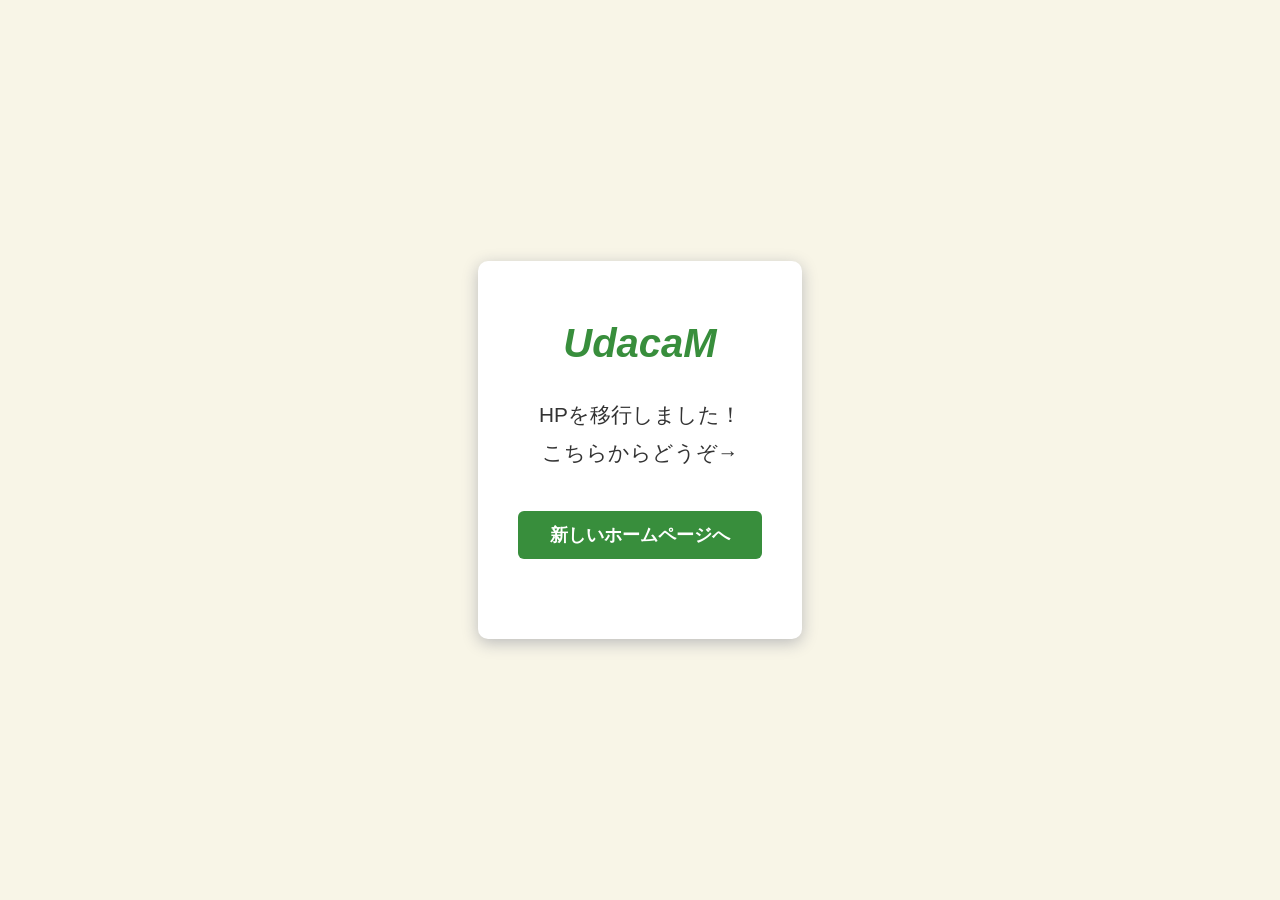
<file: index.html>
<!DOCTYPE html>
<html lang="ja">
<head>
  <meta charset="UTF-8" />
  <meta name="viewport" content="width=device-width, initial-scale=1.0">
  <title>UdacaM | 映像制作</title>
  <style>
    * {
      margin: 0;
      padding: 0;
      box-sizing: border-box;
    }

    body {
      font-family: 'Roboto', Arial, sans-serif;
      background: #f8f5e7;
      display: flex;
      align-items: center;
      justify-content: center;
      min-height: 100vh;
      padding: 20px;
    }

    .container {
      text-align: center;
      background: #fff;
      padding: 60px 40px;
      border-radius: 10px;
      box-shadow: 0 4px 16px #bbb;
      max-width: 600px;
    }

    h1 {
      font-size: 2.5rem;
      font-family: 'Playfair Display', 'Montserrat', Arial, sans-serif;
      font-style: italic;
      color: #388e3c;
      margin-bottom: 30px;
    }

    p {
      font-size: 1.3rem;
      color: #333;
      line-height: 1.8;
      margin-bottom: 40px;
    }

    .button-group {
      display: flex;
      flex-direction: column;
      gap: 15px;
      align-items: center;
    }

    .main-button-group {
      width: 100%;
      margin-bottom: 20px;
    }

    .sub-buttons {
      display: flex;
      gap: 15px;
      justify-content: center;
      flex-wrap: wrap;
    }

    a {
      display: inline-block;
      padding: 12px 32px;
      background: #388e3c;
      color: white;
      text-decoration: none;
      font-size: 1.1rem;
      font-weight: bold;
      border-radius: 6px;
      transition: all 0.3s ease;
    }

    a:hover {
      background: #43a047;
      transform: scale(1.05);
    }

    .sub-button {
      background: #1565c0;
      padding: 10px 20px;
      font-size: 1rem;
    }

    .sub-button:hover {
      background: #1e88e5;
    }

    @media (max-width: 480px) {
      .container {
        padding: 40px 20px;
      }

      h1 {
        font-size: 1.8rem;
      }

      p {
        font-size: 1rem;
      }

      a {
        padding: 10px 24px;
        font-size: 1rem;
      }

      .sub-buttons {
        flex-direction: column;
      }

      .sub-button {
        width: 100%;
      }
    }
  </style>
</head>
<body>
  <div class="container">
    <h1>UdacaM</h1>
    <p>HPを移行しました！<br>こちらからどうぞ→</p>
    <div class="button-group">
      <div class="main-button-group">
        <a href="https://www.andiinc.net">新しいホームページへ</a>
      </div>
     
      </div>
    </div>
  </div>
</body>
</html>
</file>
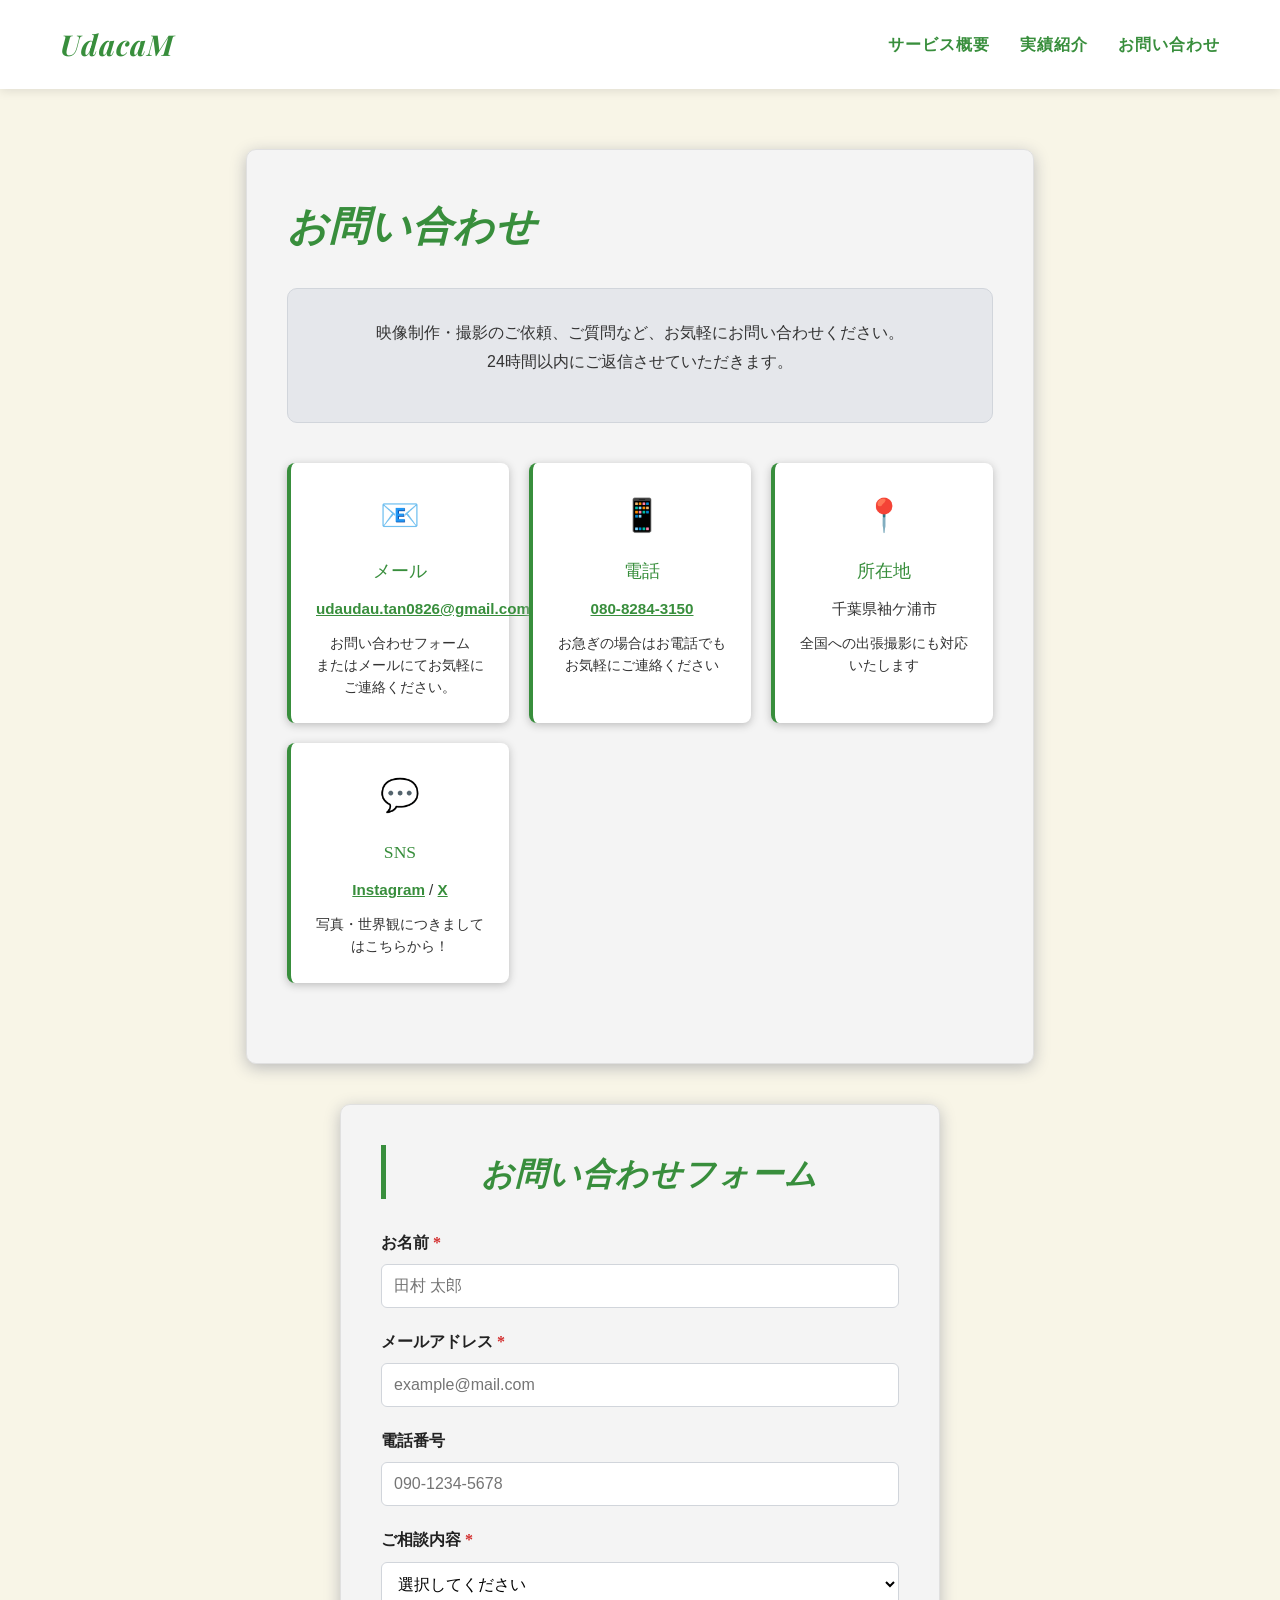
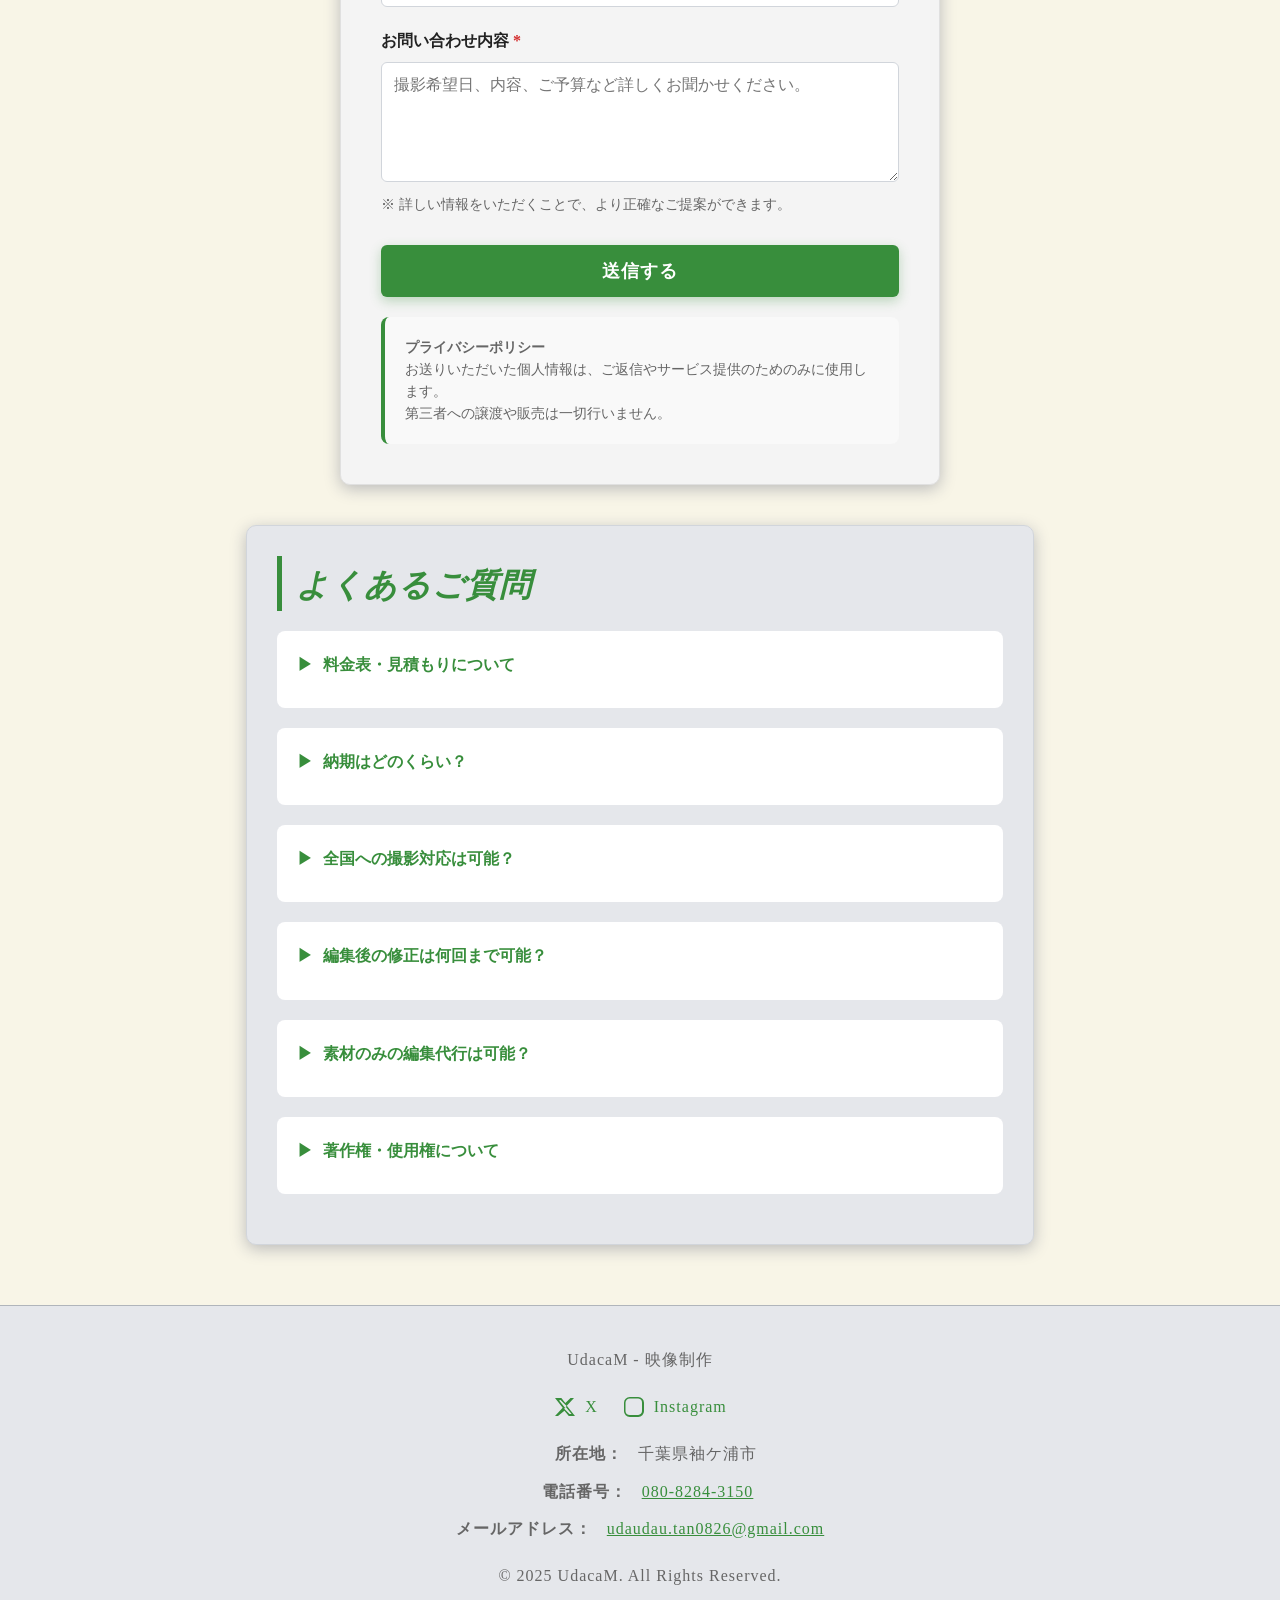
<file: contact.html>
<!DOCTYPE html>
<html lang="ja">
<head>
  <meta charset="UTF-8" />
  <meta name="viewport" content="width=device-width, initial-scale=1.0">
  <meta name="description" content="UdacaM｜お問い合わせ｜映像制作">
  
  <title>お問い合わせ | UdacaM</title>
  <link href="https://fonts.googleapis.com/css2?family=Montserrat:ital,wght@1,700&family=Playfair+Display:ital,wght@1,700&display=swap" rel="stylesheet">
  <link rel="stylesheet" href="common.css">
  <style>
    .contact-intro {
      background: #e5e7eb;
      padding: 30px;
      border-radius: 10px;
      margin-bottom: 40px;
      text-align: center;
      border: 1px solid #d1d5db;
    }

    .contact-methods {
      display: grid;
      grid-template-columns: repeat(auto-fit, minmax(200px, 1fr));
      gap: 20px;
      margin-bottom: 40px;
    }

    .contact-method {
      background: #fff;
      padding: 25px;
      border-radius: 8px;
      text-align: center;
      border-left: 4px solid #388e3c;
      box-shadow: 0 2px 8px #bbb;
    }

    .contact-method-icon {
      font-size: 2rem;
      margin-bottom: 15px;
    }

    .contact-method h3 {
      font-size: 1.1rem;
      margin-bottom: 10px;
      border: none;
      color: #388e3c;
    }

    .contact-method p {
      font-size: 0.95rem;
      line-height: 1.6;
      margin-bottom: 12px;
    }

    .contact-method a {
      color: #388e3c;
      text-decoration: underline;
      font-weight: bold;
    }

    .form-section {
      background: #f4f4f4;
      border-radius: 10px;
      padding: 40px;
      border: 1px solid #e0e0e0;
      box-shadow: 0 4px 16px #bbb;
      max-width: 600px;
      margin: 0 auto;
    }

    .form-section h2 {
      text-align: center;
      margin-bottom: 30px;
    }

    .form-group {
      margin-bottom: 20px;
    }

    .form-group label {
      display: block;
      margin-bottom: 8px;
      font-weight: bold;
      color: #222;
      font-family: '游明朝', 'Yu Mincho', serif;
    }

    .form-group input,
    .form-group textarea,
    .form-group select {
      width: 100%;
      padding: 12px;
      border: 1px solid #d1d5db;
      border-radius: 6px;
      font-size: 1rem;
      font-family: inherit;
      background: #fff;
      transition: border 0.3s ease, box-shadow 0.3s ease;
      box-sizing: border-box;
    }

    .form-group input:focus,
    .form-group textarea:focus,
    .form-group select:focus {
      border-color: #388e3c;
      outline: none;
      box-shadow: 0 0 0 3px rgba(56, 142, 60, 0.1);
    }

    .form-group textarea {
      resize: vertical;
      min-height: 120px;
    }

    .required {
      color: #d32f2f;
      font-weight: bold;
    }

    .form-note {
      font-size: 0.85rem;
      color: #666;
      margin-top: 5px;
      line-height: 1.5;
    }

    .submit-btn {
      width: 100%;
      padding: 14px;
      background: #388e3c;
      color: white;
      font-size: 1.1rem;
      font-weight: bold;
      border: none;
      border-radius: 6px;
      cursor: pointer;
      box-shadow: 0 4px 12px rgba(56, 142, 60, 0.3);
      transition: all 0.3s ease;
      font-family: 'Montserrat', Arial, sans-serif;
      letter-spacing: 1px;
      margin-top: 10px;
    }

    .submit-btn:hover {
      background: #43a047;
      transform: translateY(-2px);
      box-shadow: 0 6px 16px rgba(56, 142, 60, 0.4);
    }

    .privacy-notice {
      background: #f9f9f9;
      padding: 20px;
      border-radius: 8px;
      font-size: 0.85rem;
      color: #666;
      margin-top: 20px;
      line-height: 1.6;
      border-left: 4px solid #388e3c;
    }

    .faq-section {
      background: #e5e7eb;
      padding: 30px;
      border-radius: 10px;
      margin-top: 40px;
      border: 1px solid #d1d5db;
    }

    .faq-item {
      margin-bottom: 20px;
      background: #fff;
      padding: 20px;
      border-radius: 8px;
    }

    .faq-question {
      font-weight: bold;
      color: #388e3c;
      margin-bottom: 10px;
      cursor: pointer;
      display: flex;
      align-items: center;
      gap: 10px;
    }

    .faq-question::before {
      content: "▶";
      display: inline-block;
      transition: transform 0.3s ease;
    }

    .faq-answer {
      display: none;
      padding-top: 10px;
      border-top: 1px solid #e0e0e0;
      font-size: 0.95rem;
      line-height: 1.6;
      color: #333;
    }

    .faq-item.active .faq-question::before {
      transform: rotate(90deg);
    }

    .faq-item.active .faq-answer {
      display: block;
    }

    @media (max-width: 768px) {
      .form-section {
        padding: 20px;
      }

      .contact-methods {
        grid-template-columns: 1fr;
      }

      .submit-btn {
        font-size: 1rem;
      }
    }
  </style>
</head>
<body>
  <header>
    <nav>
      <a href="index.html" class="nav-logo">UdacaM</a>
      <ul class="nav-links">
        <li><a href="profile.html">サービス概要</a></li>
        <li><a href="works.html">実績紹介</a></li>
        <li><a href="contact.html">お問い合わせ</a></li>
      </ul>
    </nav>
  </header>

  <main>
    <section>
      <h1>お問い合わせ</h1>
      
      <div class="contact-intro">
        <p>
          映像制作・撮影のご依頼、ご質問など、お気軽にお問い合わせください。<br>
          24時間以内にご返信させていただきます。
        </p>
      </div>

      <div class="contact-methods">
        <div class="contact-method">
          <div class="contact-method-icon">📧</div>
          <h3>メール</h3>
          <p>
            <a href="mailto:udaudau.tan0826@gmail.com">udaudau.tan0826@gmail.com</a>
          </p>
          <p style="font-size: 0.85rem; margin: 0;">お問い合わせフォーム<br>またはメールにてお気軽にご連絡ください。</p>
        </div>

        <div class="contact-method">
          <div class="contact-method-icon">📱</div>
          <h3>電話</h3>
          <p>
            <a href="tel:080-8284-3150">080-8284-3150</a>
          </p>
          <p style="font-size: 0.85rem; margin: 0;">お急ぎの場合はお電話でもお気軽にご連絡ください</p>
        </div>

        <div class="contact-method">
          <div class="contact-method-icon">📍</div>
          <h3>所在地</h3>
          <p>千葉県袖ケ浦市</p>
          <p style="font-size: 0.85rem; margin: 0;">全国への出張撮影にも対応いたします</p>
        </div>

        <div class="contact-method">
          <div class="contact-method-icon">💬</div>
          <h3>SNS</h3>
          <p>
            <a href="https://www.instagram.com/uda_masa0826" target="_blank">Instagram</a> / 
            <a href="https://www.twitter.com/masayoshi_0826" target="_blank">X</a>
          </p>
          <p style="font-size: 0.85rem; margin: 0;">写真・世界観につきましてはこちらから！</p>
        </div>
      </div>
    </section>

    <section class="form-section">
      <h2>お問い合わせフォーム</h2>
      
      <form action="https://formspree.io/f/xldlpvoj" method="POST">
        <div class="form-group">
          <label for="name">
            お名前 <span class="required">*</span>
          </label>
          <input type="text" id="name" name="name" required placeholder="田村 太郎">
        </div>

        <div class="form-group">
          <label for="email">
            メールアドレス <span class="required">*</span>
          </label>
          <input type="email" id="email" name="email" required placeholder="example@mail.com">
        </div>

        <div class="form-group">
          <label for="phone">
            電話番号
          </label>
          <input type="tel" id="phone" name="phone" placeholder="090-1234-5678">
        </div>

        <div class="form-group">
          <label for="subject">
            ご相談内容 <span class="required">*</span>
          </label>
          <select id="subject" name="subject" required>
            <option value="">選択してください</option>
            <option value="bridal">個人・ブライダル撮影</option>
            <option value="corporate">企業・セミナー撮影</option>
            <option value="corporate">映像制作（MV/PV）</option>
            <option value="youtube">YouTubeチャンネル・SNS運用</option>
            <option value="editing">動画編集代行</option>
            <option value="other">その他</option>
          </select>
        </div>

        <div class="form-group">
          <label for="message">
            お問い合わせ内容 <span class="required">*</span>
          </label>
          <textarea id="message" name="message" required placeholder="撮影希望日、内容、ご予算など詳しくお聞かせください。"></textarea>
          <div class="form-note">※ 詳しい情報をいただくことで、より正確なご提案ができます。</div>
        </div>

        <button type="submit" class="submit-btn">送信する</button>

        <div class="privacy-notice">
          <strong>プライバシーポリシー</strong><br>
          お送りいただいた個人情報は、ご返信やサービス提供のためのみに使用します。<br>
          第三者への譲渡や販売は一切行いません。
        </div>
      </form>
    </section>

    <section class="faq-section">
      <h2>よくあるご質問</h2>

      <div class="faq-item">
        <div class="faq-question" onclick="toggleFAQ(this)">料金表・見積もりについて</div>
        <div class="faq-answer">
          撮影内容・時間・編集レベルによって料金が異なります。お気軽にお問い合わせいただければ、ご予算や内容に合わせたお見積りをご提示させていただきます。
        </div>
      </div>

      <div class="faq-item">
        <div class="faq-question" onclick="toggleFAQ(this)">納期はどのくらい？</div>
        <div class="faq-answer">
          編集内容により異なりますが、通常は撮影後7~10営業日での納品を目安としています。急納ご希望の場合はご相談ください。
        </div>
      </div>

      <div class="faq-item">
        <div class="faq-question" onclick="toggleFAQ(this)">全国への撮影対応は可能？</div>
        <div class="faq-answer">
          はい、全国への出張撮影に対応いたします。交通費等は別途お見積もりさせていただきます。
        </div>
      </div>

      <div class="faq-item">
        <div class="faq-question" onclick="toggleFAQ(this)">編集後の修正は何回まで可能？</div>
        <div class="faq-answer">
          通常は2～3回の修正までを無料で承ります。詳細はお見積もり時にご相談させていただきます。
        </div>
      </div>

      <div class="faq-item">
        <div class="faq-question" onclick="toggleFAQ(this)">素材のみの編集代行は可能？</div>
        <div class="faq-answer">
          はい、可能です。お客様でご撮影いただいた映像の編集代行も承ります。
        </div>
      </div>

      <div class="faq-item">
        <div class="faq-question" onclick="toggleFAQ(this)">著作権・使用権について</div>
        <div class="faq-answer">
          制作した映像の著作権はお客様に帰属します。YouTubeなど自由にご利用いただけます。詳細はご契約時にご説明させていただきます。
        </div>
      </div>
    </section>
  </main>

  <footer>
    <div>UdacaM - 映像制作</div>
    <div class="footer-social">
      <a href="https://www.twitter.com/masayoshi_0826" target="_blank" title="X (旧Twitter)">
        <svg viewBox="0 0 24 24" fill="currentColor" aria-hidden="true">
          <path d="M17.53 3H21l-7.19 7.74L22 21h-6.2l-4.39-5.34L5 21H2l7.68-8.26L2 3h6.34l4.02 4.89L17.53 3zm-1.04 16h2.13l-5.78-7.1-1.62 1.74L16.49 19zm-10-13l5.52 6.78 1.62-1.76L7.56 5H6.49z"/>
        </svg>
        <span>X</span>
      </a>
      <a href="https://www.instagram.com/uda_masa0826?igsh=dGpydDVwcjd2ZXRx&utm_source=qr" target="_blank" title="Instagram">
        <svg viewBox="0 0 24 24" fill="currentColor" aria-hidden="true">
          <path d="M7.75 2h8.5A5.75 5.75 0 0 1 22 7.75v8.5A5.75 5.75 0 0 1 16.25 22h-8.5A5.75 5.75 0 0 1 2 16.25v-8.5A5.75 5.75 0 0 1 7.75 2zm0 1.5A4.25 4.25 0 0 0 3.5 7.75v8.5A4.25 4.25 0 0 0 7.75 20h8.5A4.25 4.25 0 0 0 20 16.25v-8.5A4.25 4.25 0 0 0 16.25 3.5z"/>
        </svg>
        <span>Instagram</span>
      </a>
    </div>
    <div class="footer-contact">
      <div><span>所在地：</span>千葉県袖ケ浦市</div>
      <div><span>電話番号：</span><a href="tel:080-8284-3150">080-8284-3150</a></div>
      <div><span>メールアドレス：</span><a href="mailto:udaudau.tan0826@gmail.com">udaudau.tan0826@gmail.com</a></div>
    </div>
    <div style="margin-top: 20px;">
      &copy; 2025 UdacaM. All Rights Reserved.
    </div>
  </footer>

  <script>
    function toggleFAQ(element) {
      element.parentElement.classList.toggle('active');
    }
  </script>
</body>
</html>
</file>
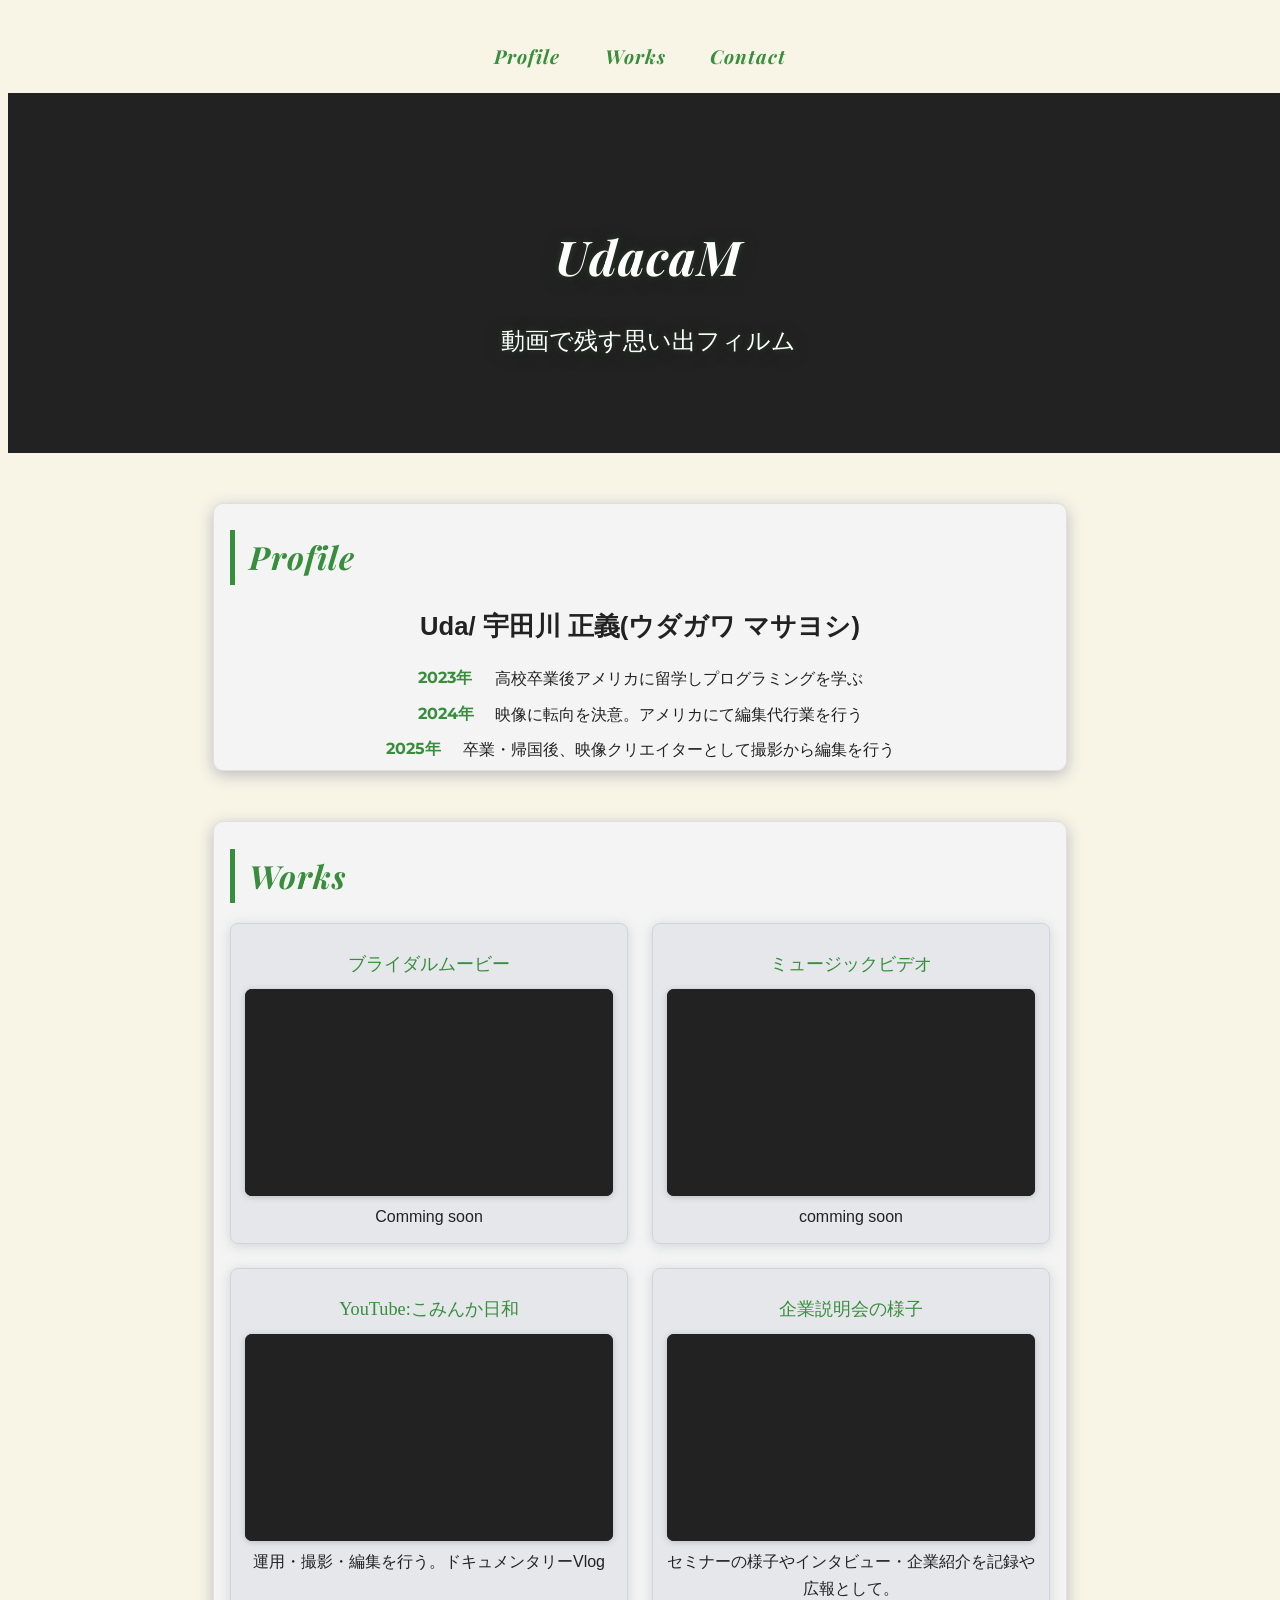
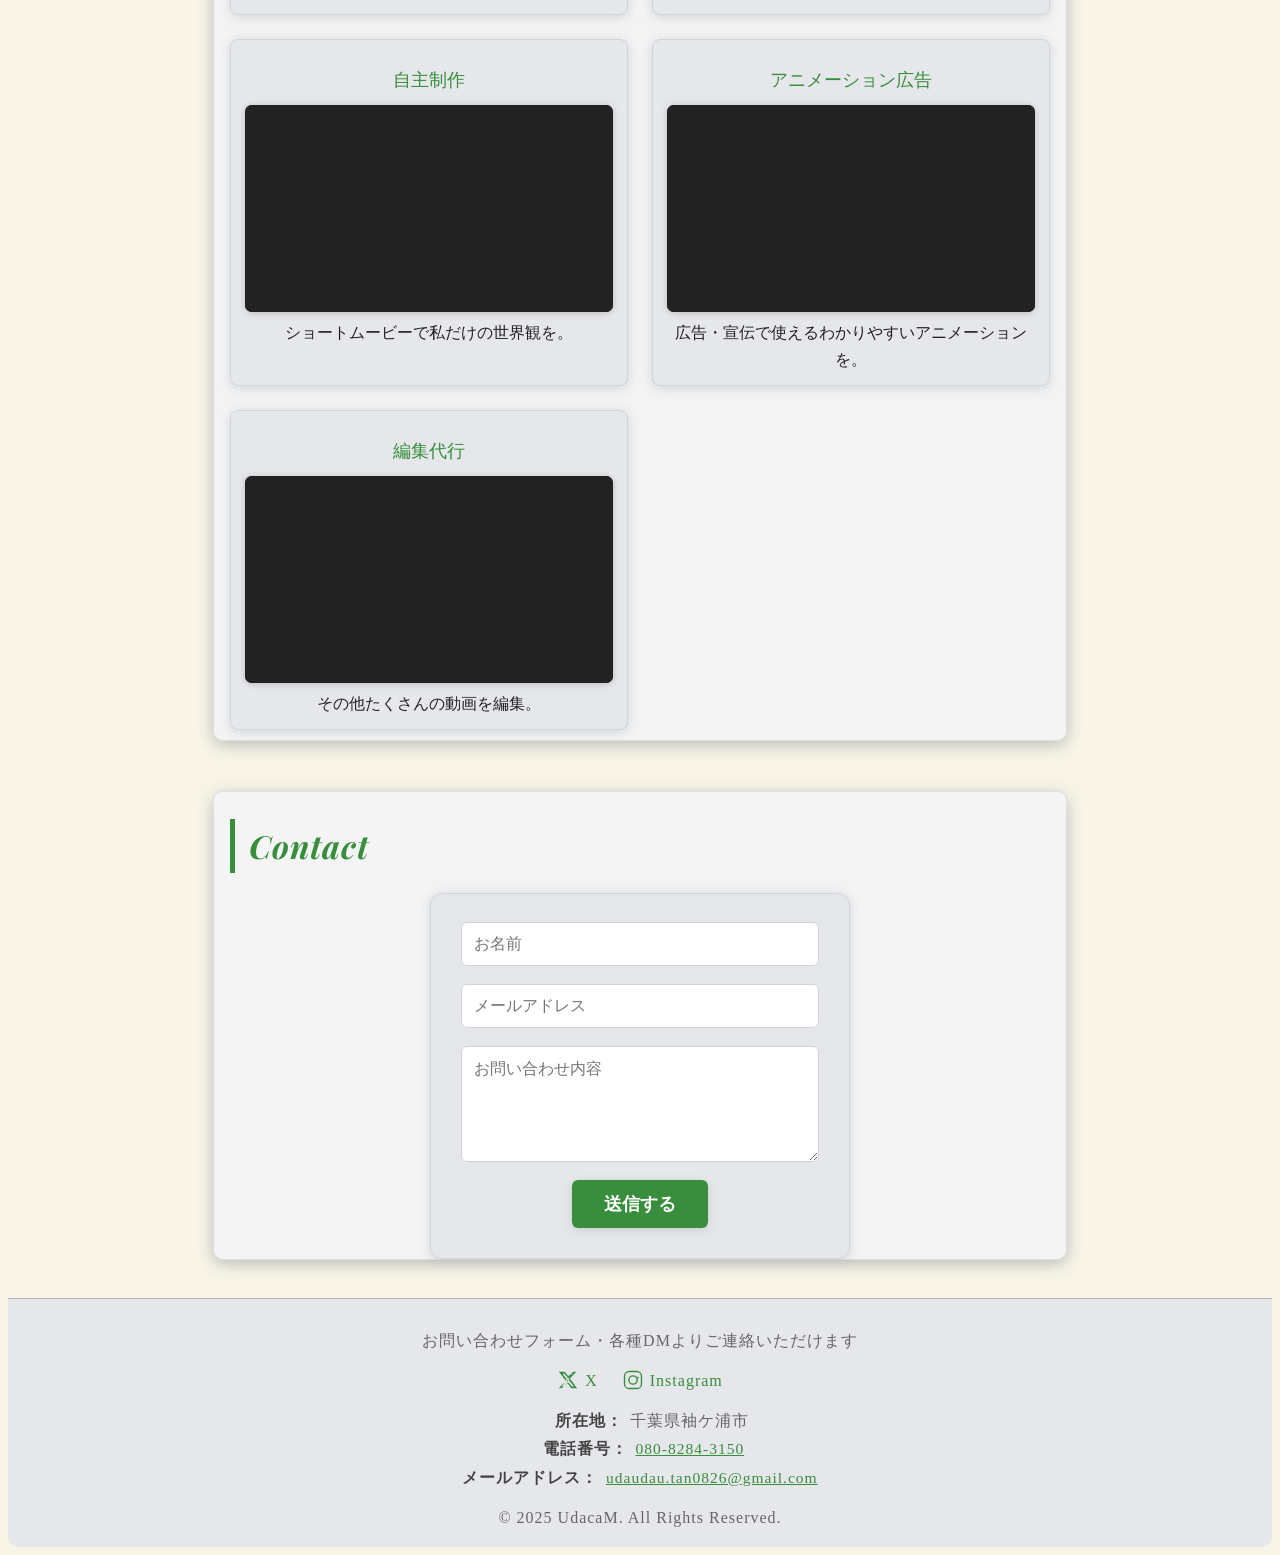
<file: udacam.html>
<!DOCTYPE html>
<html lang="ja">
<head>
  <meta charset="UTF-8" />
  <title>UdacaM</title>
  <link href="https://fonts.googleapis.com/css2?family=Montserrat:ital,wght@1,700&family=Playfair+Display:ital,wght@1,700&display=swap" rel="stylesheet">
  <style>
    body {
      font-family: 'Roboto', Arial, sans-serif;
      background: #f8f5e7;
      color: #222;
      min-height: 100vh;
      line-height: 1.7;
    }
    nav {
      text-align: center;
      margin: 40px 0 20px;
    }
    nav a {
      margin: 0 20px;
      color: #388e3c;
      font-weight: bold;
      text-decoration: none;
      font-size: 1.2rem;
      transition: color 0.2s;
    }
    nav a.en-font {
      font-style: italic;
      font-family: 'Playfair Display', 'Montserrat', Arial, sans-serif;
      letter-spacing: 1px;
      font-weight: 700;
    }
    nav a.jp-font {
      font-family: '游明朝', 'Yu Mincho', 'ヒラギノ明朝 ProN', 'Hiragino Mincho ProN', 'MS Mincho', serif;
      font-style: normal;
      font-weight: 400;
      letter-spacing: 0.5px;
    }
    nav a:hover {
      color: #222;
      text-decoration: underline;
    }
    .header-bg-video {
      position: relative;
      width: 100vw;
      height: 360px;
      max-height: 50vw;
      overflow: hidden;
      background: #222;
      display: flex;
      align-items: center;
      justify-content: center;
    }
    .header-bg-video iframe {
      position: absolute;
      top: 50%;
      left: 50%;
      width: 120vw;
      height: 360px;
      min-height: 100%;
      min-width: 100%;
      transform: translate(-50%, -50%);
      z-index: 1;
      pointer-events: none;
      border: none;
      opacity: 0.7;
    }
    .header-bg-video .header-text {
      position: relative;
      z-index: 2;
      text-align: center;
      width: 100%;
      color: #fff;
      text-shadow: 0 2px 16px #222, 0 0px 6px #388e3c66;
      padding: 0 16px;
    }
    .header-bg-video .header-text h1 {
      font-size: 3rem;
      font-family: 'Playfair Display', 'Montserrat', Arial, sans-serif;
      font-style: italic;
      font-weight: 700;
      letter-spacing: 1px;
      margin-bottom: 18px;
      color: #fff;
    }
    .header-bg-video .header-text p {
      font-size: 1.5rem;
      font-family: '游明朝', 'Yu Mincho', serif;
      font-weight: 400;
      color: #fff;
      margin-bottom: 0;
    }
    .profile-name {
      text-align: center;
      font-size: 1.6rem;
      font-weight: bold;
      margin-bottom: 16px;
      margin-top: 10px;
    }
    .profile-career {
      display: flex;
      flex-direction: column;
      align-items: center;
      font-size: 1rem;
      margin-top: 8px;
    }
    .career-row {
      display: flex;
      justify-content: center;
      align-items: flex-start;
      margin-bottom: 6px;
      max-width: 520px;
      width: 100%;
    }
    .career-year {
      min-width: 65px;
      font-weight: bold;
      text-align: left;
      font-family: 'Montserrat', '游明朝', 'Yu Mincho', serif;
      color: #388e3c;
      font-size: 1.02rem;
      margin-right: 12px;
      flex-shrink: 0;
    }
    .career-desc {
      text-align: left;
      font-size: 0.97rem;
      word-break: break-word;
      line-height: 1.9;
      display: block;
      white-space: pre-line;
    }
    @media (max-width: 650px) {
      .header-bg-video { height: 200px; }
      .header-bg-video iframe { height: 200px; width: 200vw; }
      .header-bg-video .header-text h1 { font-size: 1.6rem; }
      .header-bg-video .header-text p { font-size: 1rem; }
      .profile-name { font-size: 1.15rem; }
      .profile-career { font-size: 0.92rem; }
      .career-row { max-width: 99vw; }
      .career-year { font-size: 0.93rem; min-width: 54px; margin-right: 8px; }
      .career-desc { font-size: 0.91rem; }
    }
    section {
      max-width: 820px;
      margin: 50px auto;
      padding: 0 16px;
      opacity: 0;
      transform: translateY(40px);
      transition: opacity 0.8s ease, transform 0.8s ease;
      background: #f4f4f4;
      border-radius: 10px;
      box-shadow: 0 4px 16px #bbb;
      margin-bottom: 38px;
      border: 1px solid #e0e0e0;
    }
    section.visible {
      opacity: 1;
      transform: translateY(0);
    }
    h2.en-font {
      font-size: 2rem;
      font-family: 'Playfair Display', 'Montserrat', Arial, sans-serif;
      font-style: italic;
      color: #388e3c;
      margin-bottom: 20px;
      font-weight: bold;
      letter-spacing: 1px;
      border-left: 5px solid #388e3c;
      padding-left: 14px;
      background: none;
    }
    h2.jp-font {
      font-size: 2rem;
      font-family: '游明朝', 'Yu Mincho', 'ヒラギノ明朝 ProN', 'Hiragino Mincho ProN', 'MS Mincho', serif;
      font-weight: 400;
      font-style: normal;
      color: #388e3c;
      margin-bottom: 20px;
      letter-spacing: 1px;
      border-left: 5px solid #388e3c;
      padding-left: 14px;
      background: none;
    }
    .works-list {
      display: grid;
      grid-template-columns: repeat(auto-fit, minmax(320px, 1fr));
      gap: 24px;
      margin-bottom: 10px;
    }
    .works-item {
      background: #e5e7eb;
      border-radius: 8px;
      box-shadow: 0 2px 12px #b0b5bb88;
      padding: 18px 14px 12px;
      text-align: center;
      border: 1px solid #d1d5db;
      transition: box-shadow 0.18s, border 0.18s;
    }
    .works-item:hover {
      box-shadow: 0 6px 24px #888;
      border: 1px solid #888;
    }
    .works-item h3.en-font {
      font-size: 1.14rem;
      color: #388e3c;
      font-family: 'Playfair Display', 'Montserrat', Arial, sans-serif;
      font-weight: bold;
      font-style: italic;
      margin-bottom: 9px;
    }
    .works-item h3.jp-font {
      font-size: 1.14rem;
      color: #388e3c;
      font-family: '游明朝', 'Yu Mincho', 'ヒラギノ明朝 ProN', 'Hiragino Mincho ProN', 'MS Mincho', serif;
      font-weight: 400;
      font-style: normal;
      margin-bottom: 9px;
    }
    .video-wrapper {
      position: relative;
      padding-bottom: 56.25%;
      height: 0;
      border-radius: 7px;
      overflow: hidden;
      margin-bottom: 7px;
      box-shadow: 0 1px 6px #bbb;
      background: #222;
    }
    .video-wrapper iframe {
      position: absolute;
      top: 0;
      left: 0;
      width: 100%;
      height: 100%;
      border: none;
      background: #222;
    }
    .works-item .jp-font {
      margin-top: 7px;
    }
    .contact-form {
      background: #e5e7eb;
      padding: 28px 30px;
      border-radius: 12px;
      box-shadow: 0 2px 12px #b0b5bb88;
      max-width: 420px;
      margin: 0 auto;
      text-align: center;
      border: 1px solid #d1d5db;
      display: flex;
      flex-direction: column;
      align-items: center;
      box-sizing: border-box;
    }
    .contact-form input, .contact-form textarea {
      width: 100%;
      max-width: 360px;
      padding: 12px;
      margin-bottom: 18px;
      border: 1px solid #d1d5db;
      border-radius: 6px;
      font-size: 1rem;
      font-family: inherit;
      background: #fff;
      transition: border 0.18s;
      box-sizing: border-box;
    }
    .contact-form textarea {
      resize: vertical;
      min-height: 90px;
    }
    .contact-form input:focus, .contact-form textarea:focus {
      border-color: #888;
      outline: none;
    }
    .contact-form button {
      padding: 12px 32px;
      background: #388e3c;
      color: white;
      font-size: 1.12rem;
      font-weight: bold;
      border: none;
      border-radius: 6px;
      cursor: pointer;
      box-shadow: 0 2px 8px #b0b5bb88;
      transition: background 0.2s, transform 0.18s;
      margin-top: 0;
      margin-bottom: 2px;
    }
    .contact-form button:hover {
      background: #43a047;
      transform: scale(1.05);
    }
    .footer-contact {
      display: inline-block;
      margin-top: 10px;
      margin-bottom: 8px;
      font-size: 0.97rem;
      color: #666;
      text-align: center;
      font-family: '游明朝', 'Yu Mincho', 'ヒラギノ明朝 ProN', 'Hiragino Mincho ProN', 'MS Mincho', serif;
      line-height: 1.7;
    }
    .footer-contact div {
      display: flex;
      align-items: center;
      justify-content: center;
      gap: 0.5em;
      margin-bottom: 2px;
    }
    .footer-contact span {
      font-weight: bold;
      color: #444;
      font-size: 0.97rem;
      min-width: 92px;
      display: inline-block;
      text-align: right;
    }
    .footer-contact a {
      color: #388e3c;
      text-decoration: underline;
      word-break: break-all;
      font-size: 0.97rem;
    }
    .footer-social {
      display: flex;
      justify-content: center;
      gap: 24px;
      margin-top: 12px;
      margin-bottom: 4px;
    }
    .footer-social a {
      display: flex;
      align-items: center;
      gap: 6px;
      color: #388e3c;
      text-decoration: none;
      font-size: 1rem;
      transition: color 0.18s;
    }
    .footer-social a:hover {
      color: #222;
    }
    .footer-social svg {
      width: 22px;
      height: 22px;
      display: block;
    }
    @media (max-width: 650px) {
      section { padding: 0 4px; }
      .works-list { grid-template-columns: 1fr; }
      .contact-form { max-width: 98vw; padding: 12px 6px; border-radius: 9px; }
      .contact-form input, .contact-form textarea { max-width: 96vw; font-size: 0.95rem; }
      .footer-contact { font-size: 0.95rem; }
      .footer-contact span { min-width: 74px; }
      .footer-social { gap: 14px; }
      .footer-social svg { width: 19px; height: 19px; }
    }
    footer {
      text-align: center;
      padding: 28px 20px 16px;
      background: #e5e7eb;
      color: #666;
      font-size: 1rem;
      letter-spacing: 1px;
      margin-top: 20px;
      border-radius: 0 0 10px 10px;
      font-family: '游明朝', 'Yu Mincho', 'ヒラギノ明朝 ProN', 'Hiragino Mincho ProN', 'MS Mincho', serif;
      border-top: 1px solid #b0b5bb;
    }
  </style>
</head>
<body>
  <nav>
    <a href="#profile" class="en-font">Profile</a>
    <a href="#works" class="en-font">Works</a>
    <a href="#contact" class="en-font">Contact</a>
  </nav>
  <div class="header-bg-video">
    <iframe 
      src="https://www.youtube.com/embed/gqRKSPAh1pQ?si=a50tqQPCV7KfB6X-&autoplay=1&mute=1&controls=0&loop=1&playlist=gqRKSPAh1pQ"
      title="YouTube video player"
      frameborder="0"
      allow="autoplay; encrypted-media"
      allowfullscreen
      referrerpolicy="strict-origin-when-cross-origin">
    </iframe>
    <div class="header-text">
      <h1>UdacaM</h1>
      <p>動画で残す思い出フィルム</p>
    </div>
  </div>
  <section id="profile">
    <h2 class="en-font">Profile</h2>
    <div class="jp-font profile-name">
      Uda/ 宇田川 正義(ウダガワ マサヨシ)
    </div>
    <div class="jp-font profile-career">
      <div class="career-row">
        <span class="career-year">2023年</span>
        <span class="career-desc">高校卒業後アメリカに留学しプログラミングを学ぶ</span>
      </div>
      <div class="career-row">
        <span class="career-year">2024年</span>
        <span class="career-desc">映像に転向を決意。アメリカにて編集代行業を行う</span>
      </div>
      <div class="career-row">
        <span class="career-year">2025年</span>
        <span class="career-desc">卒業・帰国後、映像クリエイターとして撮影から編集を行う</span>
      </div>
    </div>
  </section>
  <section id="works">
    <h2 class="en-font">Works</h2>
    <div class="works-list">
      <div class="works-item">
        <h3 class="jp-font">ブライダルムービー</h3>
        <div class="video-wrapper">
          <iframe src="https://www.youtube.com/embed/VIDEO_ID_1" allowfullscreen></iframe>
        </div>
        <div class="jp-font">Comming soon</div>
      </div>
      <div class="works-item">
        <h3 class="jp-font">ミュージックビデオ</h3>
        <div class="video-wrapper">
          <iframe src="https://www.youtube.com/embed/VIDEO_ID_2" allowfullscreen></iframe>
        </div>
        <div class="jp-font">comming soon</div>
      </div>
      <div class="works-item">
        <h3 class="jp-font">YouTube:こみんか日和</h3>
        <div class="video-wrapper">
          <iframe src="https://www.youtube.com/embed/ClBI8-FVX4c" allowfullscreen></iframe>
        </div>
        <div class="jp-font">運用・撮影・編集を行う。ドキュメンタリーVlog</div>
      </div>
      <div class="works-item">
        <h3 class="jp-font">企業説明会の様子</h3>
        <div class="video-wrapper">
          <iframe src="https://www.youtube.com/embed/Uc1VNjmAJcY?si=1cr2YLWm6Tvu39B2" allowfullscreen></iframe>
        </div>
        <div class="jp-font">セミナーの様子やインタビュー・企業紹介を記録や広報として。</div>
      </div>
      <div class="works-item">
        <h3 class="jp-font">自主制作</h3>
        <div class="video-wrapper">
          <iframe src="https://www.youtube.com/embed/y1_rd9GI3Jo?si=ilXNL5uFKf-LDQoo" allowfullscreen></iframe>
        </div>
        <div class="jp-font">ショートムービーで私だけの世界観を。</div>
      </div>
      <div class="works-item">
        <h3 class="jp-font">アニメーション広告</h3>
        <div class="video-wrapper">
          <iframe src="https://www.youtube.com/embed/nSBPYAeHlFU?si=8FsZmdDekUamkXUS" allowfullscreen></iframe>
        </div>
        <div class="jp-font">広告・宣伝で使えるわかりやすいアニメーションを。</div>
      </div>
      <div class="works-item">
        <h3 class="jp-font">編集代行</h3>
        <div class="video-wrapper">
          <iframe src="https://www.youtube.com/embed/JiqlMJXK7I8?si=4A2ZvJSzvVZlpCSB" allowfullscreen></iframe>
        </div>
        <div class="jp-font">その他たくさんの動画を編集。</div>
      </div>
    </div>
  </section>
  <section id="contact">
    <h2 class="en-font">Contact</h2>
    <form action="https://formspree.io/f/xldlpvoj" method="POST" class="contact-form">
      <input type="text" name="name" placeholder="お名前" required class="jp-font" />
      <input type="email" name="email" placeholder="メールアドレス" required class="jp-font" />
      <textarea name="message" rows="5" placeholder="お問い合わせ内容" required class="jp-font"></textarea>
      <button type="submit" class="en-font">送信する</button>
    </form>
  </section>
  <footer>
    <div>お問い合わせフォーム・各種DMよりご連絡いただけます</div>
    <div class="footer-social">
      <a href="https://www.twitter.com/masayoshi_0826" target="_blank" title="X (旧Twitter)">
        <svg viewBox="0 0 24 24" fill="currentColor" aria-hidden="true">
          <path d="M17.53 3H21l-7.19 7.74L22 21h-6.2l-4.39-5.34L5 21H2l7.68-8.26L2 3h6.34l4.02 4.89L17.53 3zm-1.04 16h2.13l-5.78-7.1-1.62 1.74L16.49 19zm-10-13l5.52 6.78 1.62-1.76L7.56 5H6.49zm8.07-.58l-1.55 1.68L17.53 5h-1.97zm-2.56 2.77L5.5 19h2.01l4.44-4.87-1.77-2.13zm1.8 2.11l5.54 6.81h-2.01l-4.43-4.87 1.77-2.14z"/>
        </svg>
        <span>X</span>
      </a>
      <a href="https://www.instagram.com/uda_masa0826?igsh=dGpydDVwcjd2ZXRx&utm_source=qr" target="_blank" title="Instagram">
        <svg viewBox="0 0 24 24" fill="currentColor" aria-hidden="true">
          <path d="M7.75 2h8.5A5.75 5.75 0 0 1 22 7.75v8.5A5.75 5.75 0 0 1 16.25 22h-8.5A5.75 5.75 0 0 1 2 16.25v-8.5A5.75 5.75 0 0 1 7.75 2zm0 1.5A4.25 4.25 0 0 0 3.5 7.75v8.5A4.25 4.25 0 0 0 7.75 20.5h8.5a4.25 4.25 0 0 0 4.25-4.25v-8.5A4.25 4.25 0 0 0 16.25 3.5h-8.5zm4.25 3.25a5.25 5.25 0 1 1 0 10.5 5.25 5.25 0 0 1 0-10.5zm0 1.5a3.75 3.75 0 1 0 0 7.5 3.75 3.75 0 0 0 0-7.5zm6.13 1.12a1 1 0 1 1-2 0 1 1 0 0 1 2 0z"/>
        </svg>
        <span>Instagram</span>
      </a>
    </div>
    <div class="footer-contact jp-font">
      <div><span>所在地：</span>千葉県袖ケ浦市</div>
      <div><span>電話番号：</span><a href="tel:080-8284-3150">080-8284-3150</a></div>
      <div><span>メールアドレス：</span><a href="mailto:udaudau.tan0826@gmail.com">udaudau.tan0826@gmail.com</a></div>
    </div>
    <div style="margin-top:3px;">
      &copy; 2025 UdacaM. All Rights Reserved.
    </div>
  </footer>
  <script>
    // セクションのスクロールアニメーション
    function revealSections() {
      document.querySelectorAll('section').forEach(function(section) {
        var rect = section.getBoundingClientRect();
        if (rect.top < window.innerHeight - 80) {
          section.classList.add('visible');
        }
      });
    }
    window.addEventListener('scroll', revealSections);
    window.addEventListener('load', revealSections);
  </script>
</body>
</html>
</file>
<file: common.css>
* {
  margin: 0;
  padding: 0;
  box-sizing: border-box;
}

body {
  font-family: 'Roboto', Arial, sans-serif;
  background: #f8f5e7;
  color: #222;
  line-height: 1.7;
}

/* ナビゲーションバー */
header {
  background: #fff;
  box-shadow: 0 2px 10px rgba(0, 0, 0, 0.1);
  position: sticky;
  top: 0;
  z-index: 1000;
}

nav {
  max-width: 1200px;
  margin: 0 auto;
  padding: 20px;
  display: flex;
  align-items: center;
  justify-content: space-between;
  flex-wrap: wrap;
}

.nav-logo {
  font-size: 1.8rem;
  font-family: 'Playfair Display', 'Montserrat', Arial, sans-serif;
  font-style: italic;
  font-weight: 700;
  color: #388e3c;
  text-decoration: none;
  letter-spacing: 1px;
}

.nav-links {
  display: flex;
  gap: 30px;
  list-style: none;
}

.nav-links a {
  text-decoration: none;
  color: #388e3c;
  font-weight: bold;
  font-size: 1rem;
  font-family: 'Montserrat', Arial, sans-serif;
  letter-spacing: 1px;
  transition: color 0.3s ease;
}

.nav-links a:hover {
  color: #222;
}

/* メインコンテンツ */
main {
  max-width: 820px;
  margin: 60px auto;
  padding: 0 16px;
}

section {
  background: #f4f4f4;
  border-radius: 10px;
  box-shadow: 0 4px 16px #bbb;
  padding: 40px;
  margin-bottom: 40px;
  border: 1px solid #e0e0e0;
  opacity: 0;
  animation: fadeIn 0.8s ease forwards;
}

@keyframes fadeIn {
  from {
    opacity: 0;
    transform: translateY(20px);
  }
  to {
    opacity: 1;
    transform: translateY(0);
  }
}

h1 {
  font-size: 2.5rem;
  font-family: 'Playfair Display', 'Montserrat', Arial, sans-serif;
  font-style: italic;
  color: #388e3c;
  margin-bottom: 30px;
  letter-spacing: 1px;
}

h2 {
  font-size: 2rem;
  font-family: 'Playfair Display', 'Montserrat', Arial, sans-serif;
  font-style: italic;
  color: #388e3c;
  margin-bottom: 20px;
  font-weight: bold;
  letter-spacing: 1px;
  border-left: 5px solid #388e3c;
  padding-left: 14px;
}

h3 {
  font-size: 1.3rem;
  color: #388e3c;
  margin-bottom: 15px;
  font-family: '游明朝', 'Yu Mincho', serif;
  font-weight: 400;
}

p {
  font-size: 1rem;
  line-height: 1.8;
  margin-bottom: 15px;
  color: #333;
}

/* グリッドレイアウト */
.grid {
  display: grid;
  grid-template-columns: repeat(auto-fit, minmax(300px, 1fr));
  gap: 24px;
  margin-bottom: 30px;
}

.grid-item {
  background: #e5e7eb;
  border-radius: 8px;
  padding: 20px;
  border: 1px solid #d1d5db;
  transition: all 0.3s ease;
}

.grid-item:hover {
  box-shadow: 0 6px 24px #888;
  border-color: #888;
}

/* ビデオラッパー */
.video-wrapper {
  position: relative;
  padding-bottom: 56.25%;
  height: 0;
  border-radius: 7px;
  overflow: hidden;
  margin-bottom: 15px;
  box-shadow: 0 1px 6px #bbb;
  background: #222;
}

.video-wrapper iframe,
.video-wrapper video {
  position: absolute;
  top: 0;
  left: 0;
  width: 100%;
  height: 100%;
  border: none;
}

/* フォーム */
.form-group {
  margin-bottom: 20px;
}

.form-group label {
  display: block;
  margin-bottom: 8px;
  font-weight: bold;
  color: #222;
}

.form-group input,
.form-group textarea {
  width: 100%;
  padding: 12px;
  border: 1px solid #d1d5db;
  border-radius: 6px;
  font-size: 1rem;
  font-family: inherit;
  background: #fff;
  transition: border 0.3s ease;
}

.form-group input:focus,
.form-group textarea:focus {
  border-color: #388e3c;
  outline: none;
}

.form-group textarea {
  resize: vertical;
  min-height: 120px;
}

.contact-form {
  background: #e5e7eb;
  padding: 30px;
  border-radius: 12px;
  box-shadow: 0 2px 12px #b0b5bb88;
  max-width: 500px;
  margin: 0 auto;
  border: 1px solid #d1d5db;
}

button {
  padding: 12px 32px;
  background: #388e3c;
  color: white;
  font-size: 1.1rem;
  font-weight: bold;
  border: none;
  border-radius: 6px;
  cursor: pointer;
  box-shadow: 0 2px 8px #b0b5bb88;
  transition: all 0.3s ease;
  font-family: 'Montserrat', Arial, sans-serif;
  letter-spacing: 1px;
}

button:hover {
  background: #43a047;
  transform: scale(1.05);
}

/* フッター */
footer {
  text-align: center;
  padding: 40px 20px;
  background: #e5e7eb;
  color: #666;
  font-size: 1rem;
  letter-spacing: 1px;
  margin-top: 60px;
  border-top: 1px solid #b0b5bb;
  font-family: '游明朝', 'Yu Mincho', serif;
}

.footer-social {
  display: flex;
  justify-content: center;
  gap: 24px;
  margin: 20px 0;
}

.footer-social a {
  display: flex;
  align-items: center;
  gap: 8px;
  color: #388e3c;
  text-decoration: none;
  font-size: 1rem;
  transition: color 0.3s ease;
}

.footer-social a:hover {
  color: #222;
}

.footer-social svg {
  width: 24px;
  height: 24px;
}

.footer-contact {
  margin: 20px 0;
  font-family: '游明朝', 'Yu Mincho', serif;
}

.footer-contact div {
  display: flex;
  justify-content: center;
  gap: 15px;
  margin-bottom: 10px;
}

.footer-contact span {
  font-weight: bold;
  min-width: 100px;
  text-align: right;
}

.footer-contact a {
  color: #388e3c;
  text-decoration: underline;
}

/* レスポンシブ */
@media (max-width: 768px) {
  nav {
    flex-direction: column;
    gap: 20px;
  }

  .nav-links {
    gap: 15px;
  }

  main {
    margin: 40px auto;
  }

  section {
    padding: 20px;
    margin-bottom: 30px;
  }

  h1 {
    font-size: 1.8rem;
  }

  h2 {
    font-size: 1.5rem;
  }

  .grid {
    grid-template-columns: 1fr;
    gap: 15px;
  }

  .footer-social {
    gap: 15px;
  }

  .footer-contact div {
    flex-direction: column;
    align-items: center;
    gap: 5px;
  }

  .footer-contact span {
    text-align: center;
  }
}

@media (max-width: 480px) {
  section {
    padding: 15px;
    border-radius: 8px;
  }

  h1 {
    font-size: 1.5rem;
  }

  h2 {
    font-size: 1.2rem;
  }

  p {
    font-size: 0.95rem;
  }

  button {
    width: 100%;
  }
}
</file>
